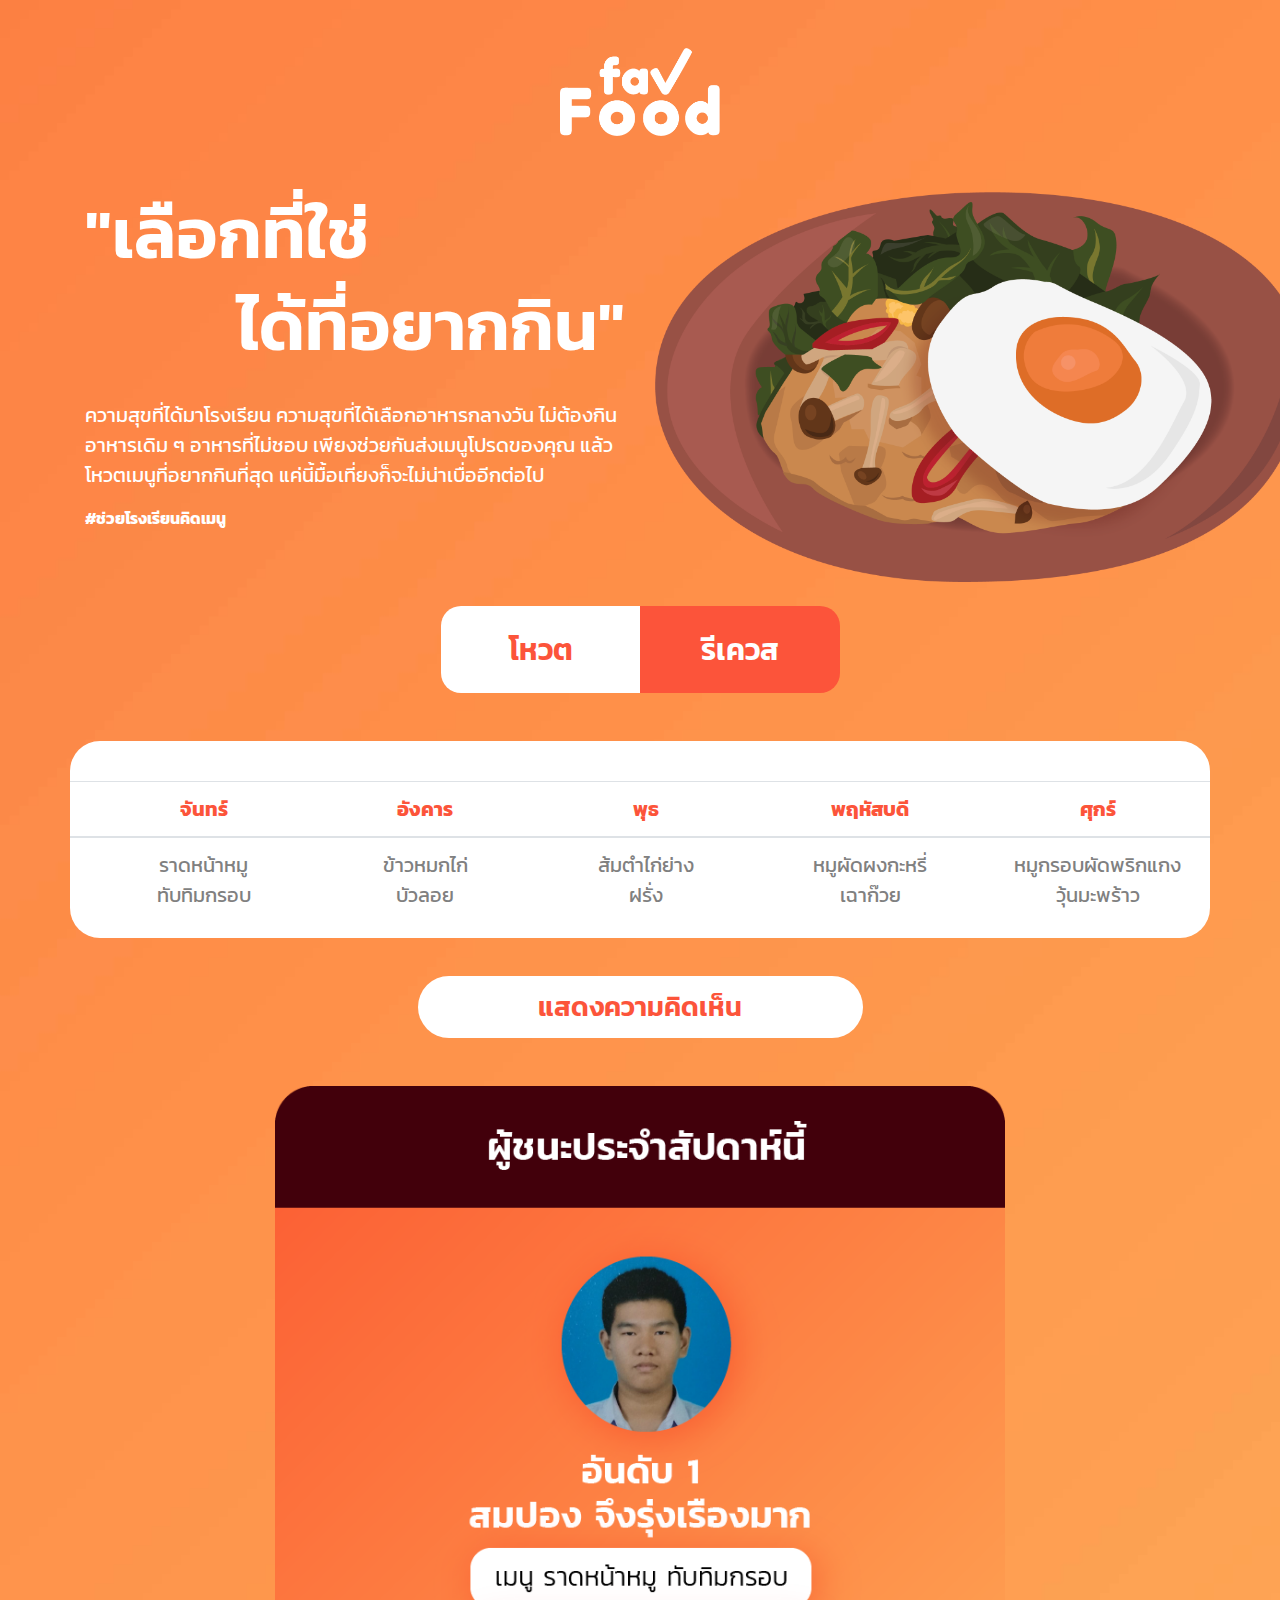
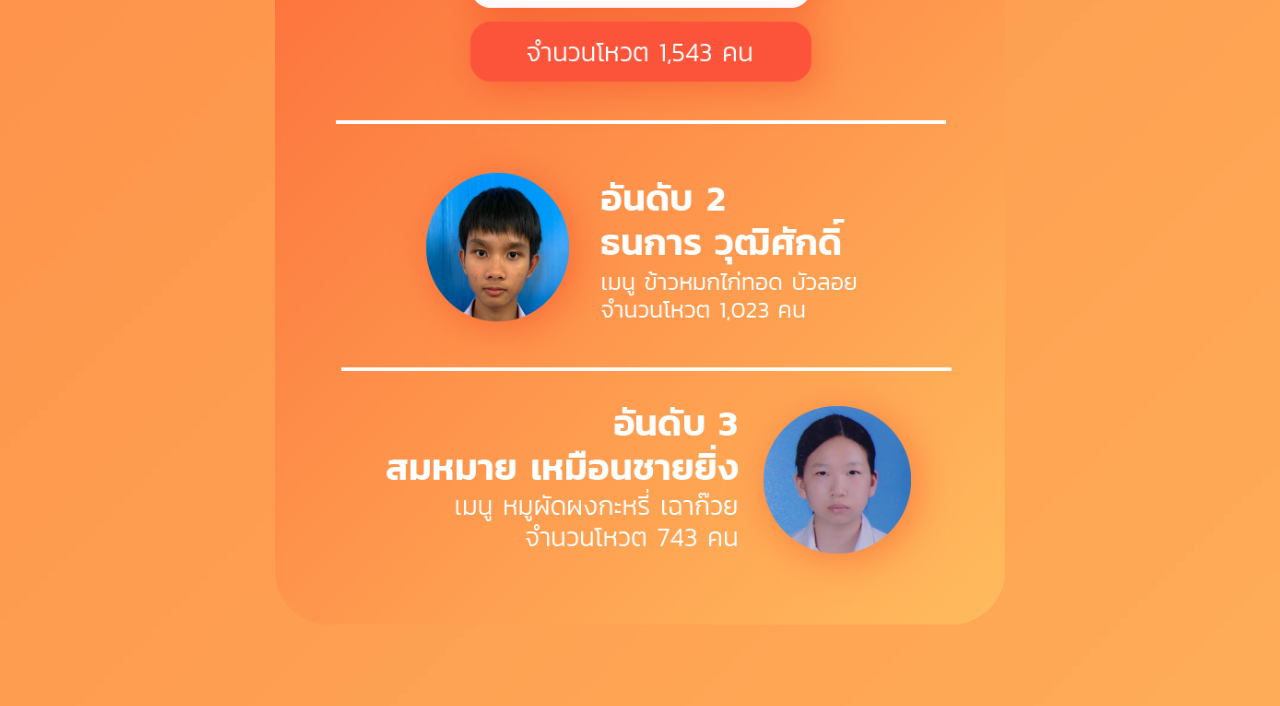
<file: index.html>
<!doctype html>
<html lang="en">

<head>
    <!-- Title -->
    <title>Fav. Food | เลือกที่ใช่ ได้ที่อยากกิน</title>

    <!-- Required meta tags -->
    <meta charset="utf-8">
    <meta name="viewport" content="width=device-width, initial-scale=1, shrink-to-fit=no">
    <link rel="shortcut icon" href="assets/favicon.png" type="image/x-icon">

    <!-- Bootstrap CSS -->
    <link rel="stylesheet" href="https://stackpath.bootstrapcdn.com/bootstrap/4.3.1/css/bootstrap.min.css"
        integrity="sha384-ggOyR0iXCbMQv3Xipma34MD+dH/1fQ784/j6cY/iJTQUOhcWr7x9JvoRxT2MZw1T" crossorigin="anonymous">

    <!-- jQuery first, then Popper.js, then Bootstrap JS -->
    <script src="https://code.jquery.com/jquery-3.3.1.slim.min.js"
        integrity="sha384-q8i/X+965DzO0rT7abK41JStQIAqVgRVzpbzo5smXKp4YfRvH+8abtTE1Pi6jizo"
        crossorigin="anonymous"></script>
    <script src="https://cdnjs.cloudflare.com/ajax/libs/popper.js/1.14.7/umd/popper.min.js"
        integrity="sha384-UO2eT0CpHqdSJQ6hJty5KVphtPhzWj9WO1clHTMGa3JDZwrnQq4sF86dIHNDz0W1"
        crossorigin="anonymous"></script>
    <script src="https://stackpath.bootstrapcdn.com/bootstrap/4.3.1/js/bootstrap.min.js"
        integrity="sha384-JjSmVgyd0p3pXB1rRibZUAYoIIy6OrQ6VrjIEaFf/nJGzIxFDsf4x0xIM+B07jRM"
        crossorigin="anonymous"></script>

    <!-- Optional CSS -->
    <link rel="stylesheet" href="css/style.css">
    <link rel="stylesheet" href="css/home.css">
</head>

<body>

    <!-- Slogan + Food -->
    <div class="container">
        <div class="row">
            <div class="col-2 mx-auto text-center">
                <img id="logo" src="assets/logo.png">
            </div>
        </div>
        <div class="row mt-2">
            <div class="col-6" id="slogan">
                <h1>"เลือกที่ใช่</h1>
                <h1 style="text-align: right">ได้ที่อยากกิน"</h1><br>
                <p>ความสุขที่ได้มาโรงเรียน ความสุขที่ได้เลือกอาหารกลางวัน ไม่ต้องกินอาหารเดิม ๆ
                    อาหารที่ไม่ชอบ เพียงช่วยกันส่งเมนูโปรดของคุณ แล้วโหวตเมนูที่อยากกินที่สุด
                    แค่นี้มื้อเที่ยงก็จะไม่น่าเบื่ออีกต่อไป</p>
                <b>#ช่วยโรงเรียนคิดเมนู</b>
            </div>
            <div class="col-6" id="draftpic">
                <img id="kapao" src="assets/kapao.png">
            </div>
        </div><br>
        <!-- Button -->
        <div class="row justify-content-center">
            <div class="btn-group" role="group">
                <a href="vlogin.html" class="btn lft" role="button">โหวต</a>
                <a href="rlogin.html" class="btn rht" role="button">รีเควส</a>
            </div>
        </div>
    </div>

    <!-- Lunch Table -->
    <div class="container mt-5 mb-2">
        <div class="row ">
            <div class="bg">
                <table class="table">
                    <thead>
                        <tr>
                            <th style="width: 10px; height: 10px"></th>
                            <th scope="col" style="width: 300px">จันทร์</th>
                            <th scope="col" style="width: 300px">อังคาร</th>
                            <th scope="col" style="width: 300px">พุธ</th>
                            <th scope="col" style="width: 300px">พฤหัสบดี</th>
                            <th scope="col" style="width: 300px">ศุกร์</th>
                        </tr>
                    </thead>
                    <tbody>
                        <tr>
                            <th scope="row"></th>
                            <td>ราดหน้าหมู<br>ทับทิมกรอบ</td>
                            <td>ข้าวหมกไก่<br>บัวลอย</td>
                            <td>ส้มตำไก่ย่าง<br>ฝรั่ง</td>
                            <td>หมูผัดผงกะหรี่<br>เฉาก๊วย</td>
                            <td>หมูกรอบผัดพริกแกง<br>วุ้นมะพร้าว</td>
                        </tr>
                    </tbody>
                </table>
            </div>
        </div>
    </div>
    <div class="container">
        <div class="row">
            <div class="col-5 mx-auto">
                <a href="feedback.html"><button type="button" class="btn fblink">แสดงความคิดเห็น</button></a>
            </div>
        </div>
        <div class="row">
            <div class="col-lg-8 col-md-10 mx-auto mt-5 mb-3">
                <img src="assets/leaderboard.png" alt="" style="width:100%">
            </div>
        </div>
    </div>
</body>

</html>
</file>
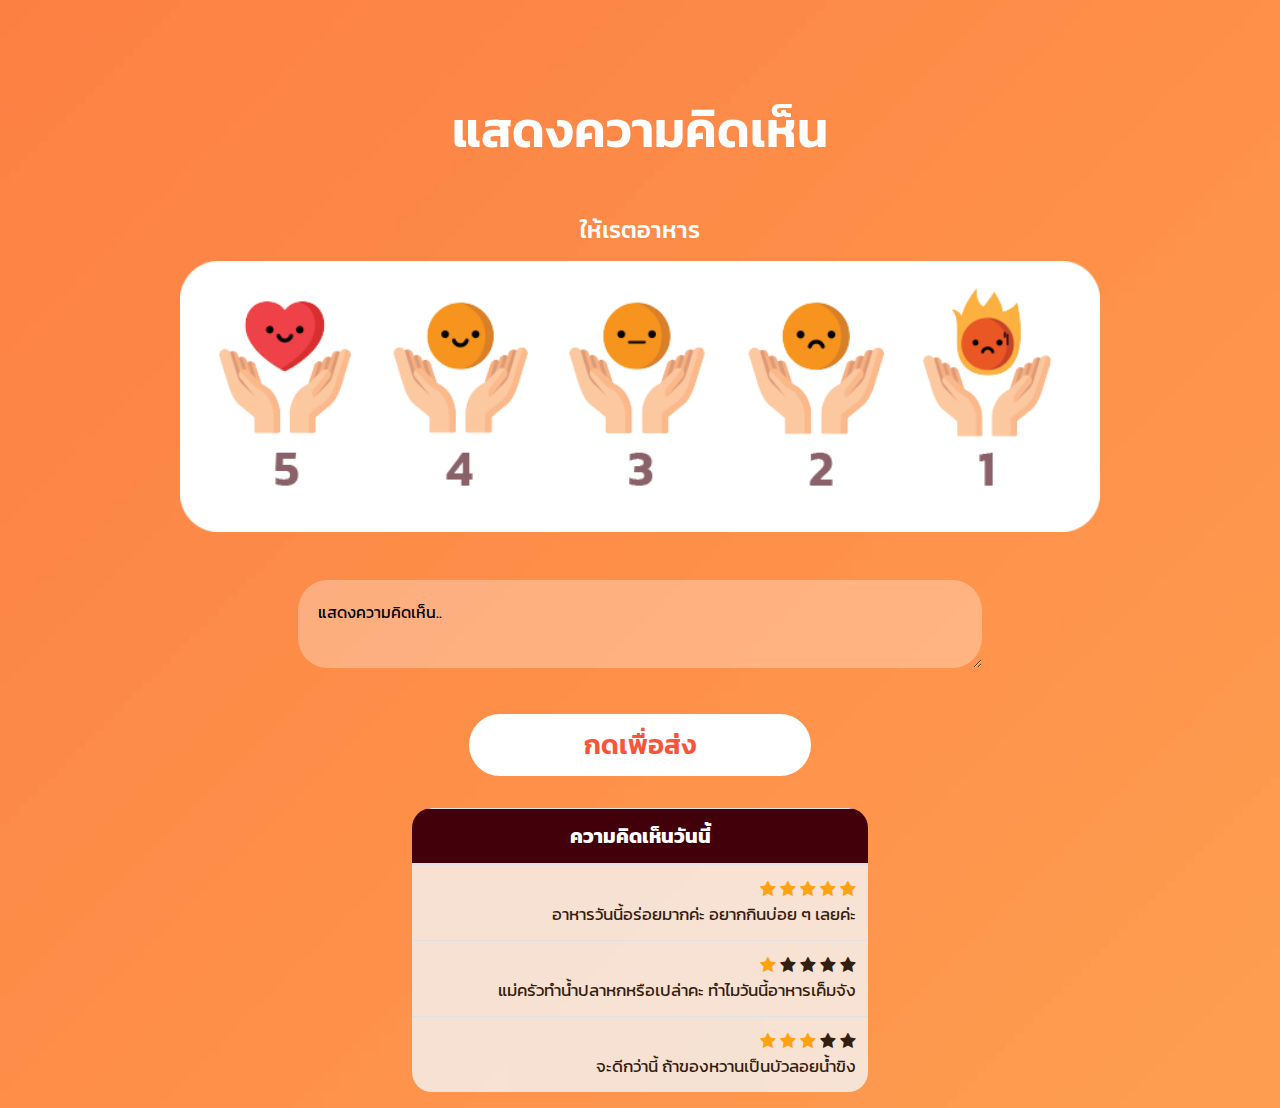
<file: feedback.html>
<!doctype html>
<html lang="en">

<head>
    <!-- Title -->
    <title>แสดงความคิดเห็น | Fav. Food</title>

    <!-- Required meta tags -->
    <meta charset="utf-8">
    <meta name="viewport" content="width=device-width, initial-scale=1, shrink-to-fit=no">
    <link rel="shortcut icon" href="assets/favicon.png" type="image/x-icon">

    <!-- Bootstrap CSS -->
    <link rel="stylesheet" href="https://stackpath.bootstrapcdn.com/bootstrap/4.3.1/css/bootstrap.min.css"
        integrity="sha384-ggOyR0iXCbMQv3Xipma34MD+dH/1fQ784/j6cY/iJTQUOhcWr7x9JvoRxT2MZw1T" crossorigin="anonymous">

    <!-- jQuery first, then Popper.js, then Bootstrap JS -->
    <script src="https://code.jquery.com/jquery-3.3.1.slim.min.js"
        integrity="sha384-q8i/X+965DzO0rT7abK41JStQIAqVgRVzpbzo5smXKp4YfRvH+8abtTE1Pi6jizo"
        crossorigin="anonymous"></script>
    <script src="https://cdnjs.cloudflare.com/ajax/libs/popper.js/1.14.7/umd/popper.min.js"
        integrity="sha384-UO2eT0CpHqdSJQ6hJty5KVphtPhzWj9WO1clHTMGa3JDZwrnQq4sF86dIHNDz0W1"
        crossorigin="anonymous"></script>
    <script src="https://stackpath.bootstrapcdn.com/bootstrap/4.3.1/js/bootstrap.min.js"
        integrity="sha384-JjSmVgyd0p3pXB1rRibZUAYoIIy6OrQ6VrjIEaFf/nJGzIxFDsf4x0xIM+B07jRM"
        crossorigin="anonymous"></script>

    <!-- Optional CSS -->
    <link rel="stylesheet" href="css/style.css">
    <link rel="stylesheet" href="css/feedback.css">
    <link rel="stylesheet" href="https://cdnjs.cloudflare.com/ajax/libs/font-awesome/4.7.0/css/font-awesome.min.css">

</head>

<body>
    <div class="container">
        <div class="row justify-content-center">
            <h1>แสดงความคิดเห็น</h1>
        </div>
        <div class="row justify-content-center">
            <h4>ให้เรตอาหาร</h4>
        </div>
    </div>
    <div class="container">
        <div class="row mt-2 text-center">
            <div class="col-10 mx-auto">
                <img src="assets/react.png" style="width:100%;">
            </div>
        </div>
        <div class="row justify-content-center mt-5">
            <textarea class="form-group textarea" type="text" placeholder="แสดงความคิดเห็น.."></textarea>
        </div>
        <div class="row justify-content-center">
            <a href="index.html" class="btn feedsubmit" role="button" aria-disabled="true">กดเพื่อส่ง</a>
        </div>

    </div>
    <div class="container">
        <div class="row justify-content-center">
            <table class="table">
                <thead>
                    <tr>
                        <th scope="col" style="width: 100px">ความคิดเห็นวันนี้</th>
                    </tr>
                </thead>
                <tbody>
                    <tr>
                        <td><span class="fa fa-star checked"></span>
                            <span class="fa fa-star checked"></span>
                            <span class="fa fa-star checked"></span>
                            <span class="fa fa-star checked"></span>
                            <span class="fa fa-star checked"></span><br>อาหารวันนี้อร่อยมากค่ะ อยากกินบ่อย ๆ เลยค่ะ</td>
                    </tr>
                    <tr>
                        <td><span class="fa fa-star checked"></span>
                            <span class="fa fa-star"></span>
                            <span class="fa fa-star"></span>
                            <span class="fa fa-star"></span>
                            <span class="fa fa-star"></span><br>แม่ครัวทำน้ำปลาหกหรือเปล่าคะ ทำไมวันนี้อาหารเค็มจัง</td>
                    </tr>
                    <tr>
                        <td><span class="fa fa-star checked"></span>
                            <span class="fa fa-star checked"></span>
                            <span class="fa fa-star checked"></span>
                            <span class="fa fa-star"></span>
                            <span class="fa fa-star"></span><br>จะดีกว่านี้ ถ้าของหวานเป็นบัวลอยน้ำขิง</td>
                    </tr>
                </tbody>
            </table>
        </div>

    </div>
    </div>



</body>

</html>
</file>
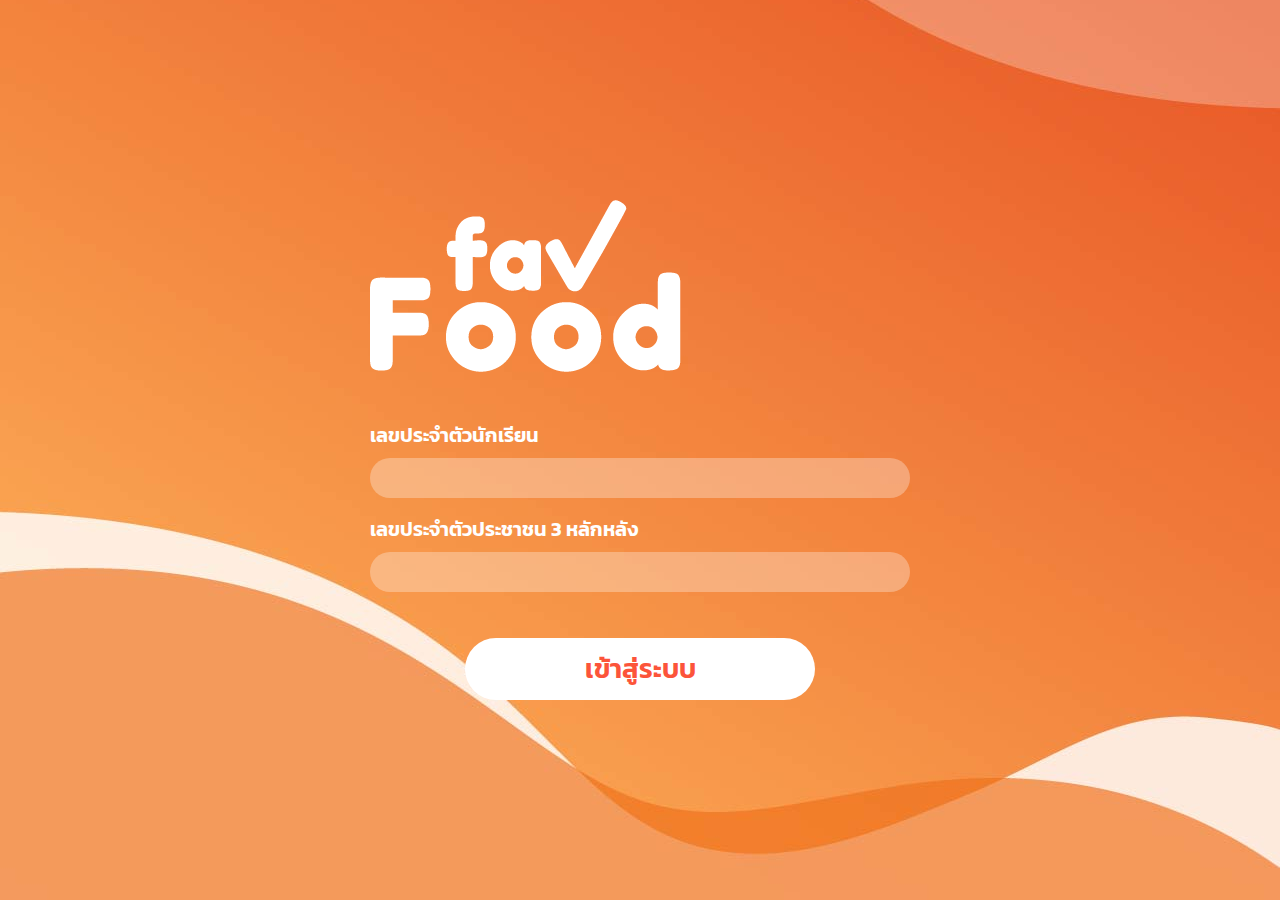
<file: login.html>
<!doctype html>
<html lang="en">

<head>
    <!-- Title -->
    <title>เข้าสู่ระบบ | Fav. Food</title>

    <!-- Required meta tags -->
    <meta charset="utf-8">
    <meta name="viewport" content="width=device-width, initial-scale=1, shrink-to-fit=no">
    <link rel="shortcut icon" href="assets/favicon.png" type="image/x-icon">

    <!-- Bootstrap CSS -->
    <link rel="stylesheet" href="https://stackpath.bootstrapcdn.com/bootstrap/4.3.1/css/bootstrap.min.css"
        integrity="sha384-ggOyR0iXCbMQv3Xipma34MD+dH/1fQ784/j6cY/iJTQUOhcWr7x9JvoRxT2MZw1T" crossorigin="anonymous">

    <!-- jQuery first, then Popper.js, then Bootstrap JS -->
    <script src="https://code.jquery.com/jquery-3.3.1.slim.min.js"
        integrity="sha384-q8i/X+965DzO0rT7abK41JStQIAqVgRVzpbzo5smXKp4YfRvH+8abtTE1Pi6jizo"
        crossorigin="anonymous"></script>
    <script src="https://cdnjs.cloudflare.com/ajax/libs/popper.js/1.14.7/umd/popper.min.js"
        integrity="sha384-UO2eT0CpHqdSJQ6hJty5KVphtPhzWj9WO1clHTMGa3JDZwrnQq4sF86dIHNDz0W1"
        crossorigin="anonymous"></script>
    <script src="https://stackpath.bootstrapcdn.com/bootstrap/4.3.1/js/bootstrap.min.js"
        integrity="sha384-JjSmVgyd0p3pXB1rRibZUAYoIIy6OrQ6VrjIEaFf/nJGzIxFDsf4x0xIM+B07jRM"
        crossorigin="anonymous"></script>

    <!-- Optional CSS -->
    <link rel="stylesheet" href="css/style.css">
    <link rel="stylesheet" href="css/login.css">
</head>

<body>
    <div class="container">
        <div class="row">
            <div class="col-6 mx-auto">
                <img src="assets/logo.png" alt="" class="mb-5">
                <div class="form-group">
                    <label for="stuid">เลขประจำตัวนักเรียน</label>
                    <input type="text" class="form-control loginfield" id="stuid">
                </div>
                <div class="form-group">
                    <label for="3did">เลขประจำตัวประชาชน 3 หลักหลัง</label>
                    <input type="text" class="form-control loginfield" id="3did">
                </div>
            </div>
        </div>
        <div class="row">
            <div class="col-4 mx-auto text-center">
                <button type="button" class="btn loginsubmit">เข้าสู่ระบบ</button>
            </div>
        </div>
    </div>
</body>

</html>
</file>
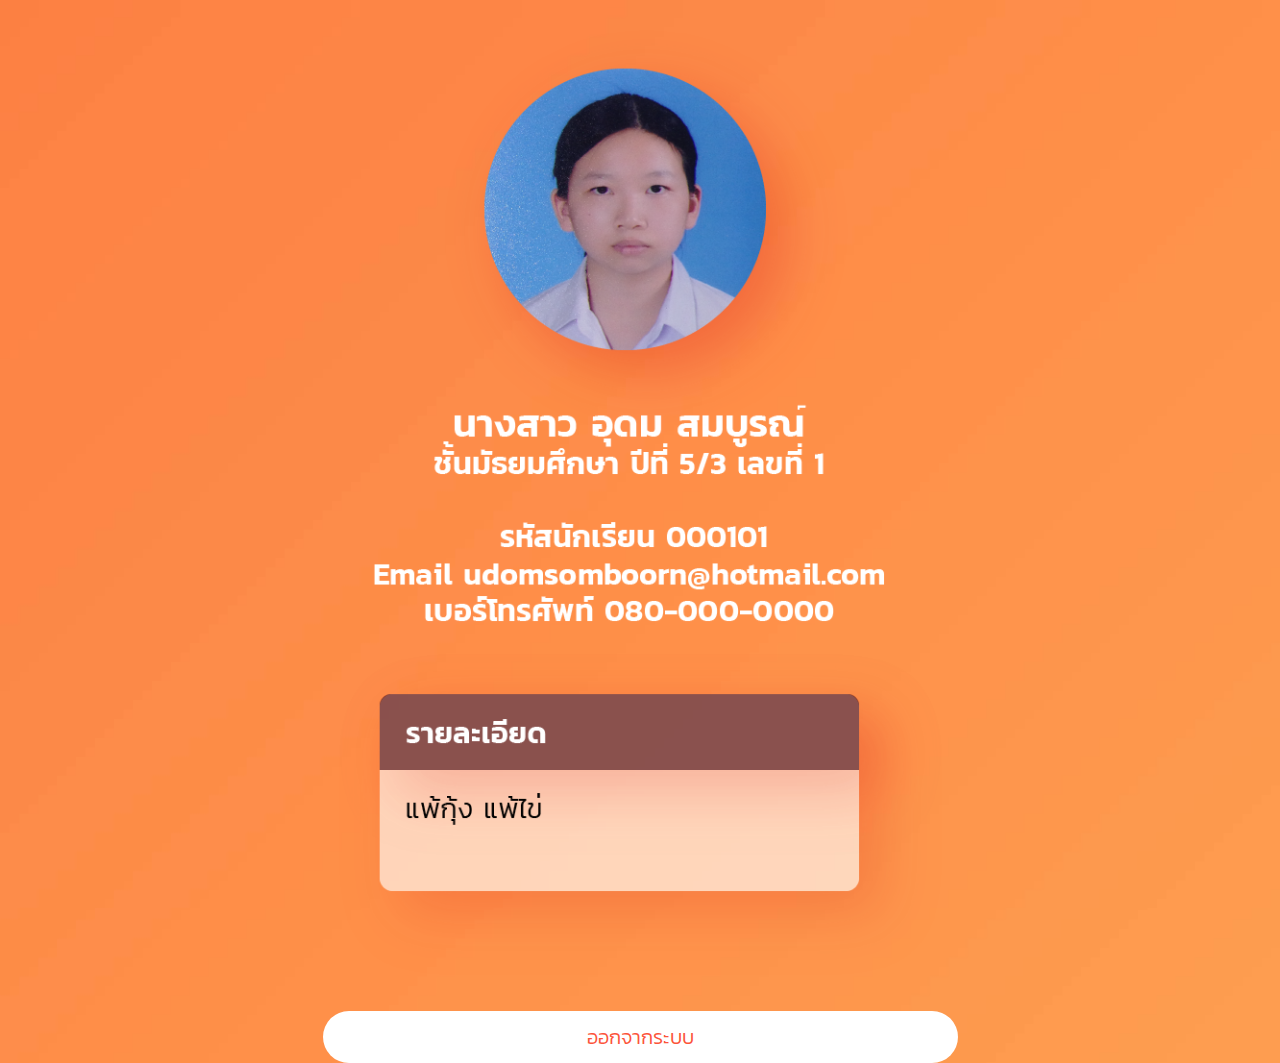
<file: profile.html>
<!doctype html>
<html lang="en">

<head>
    <!-- Title -->
    <title>ข้อมูลนักเรียน | Fav. Food</title>

    <!-- Required meta tags -->
    <meta charset="utf-8">
    <meta name="viewport" content="width=device-width, initial-scale=1, shrink-to-fit=no">
    <link rel="shortcut icon" href="assets/favicon.png" type="image/x-icon">

    <!-- Bootstrap CSS -->
    <link rel="stylesheet" href="https://stackpath.bootstrapcdn.com/bootstrap/4.3.1/css/bootstrap.min.css"
        integrity="sha384-ggOyR0iXCbMQv3Xipma34MD+dH/1fQ784/j6cY/iJTQUOhcWr7x9JvoRxT2MZw1T" crossorigin="anonymous">

    <!-- jQuery first, then Popper.js, then Bootstrap JS -->
    <script src="https://code.jquery.com/jquery-3.3.1.slim.min.js"
        integrity="sha384-q8i/X+965DzO0rT7abK41JStQIAqVgRVzpbzo5smXKp4YfRvH+8abtTE1Pi6jizo"
        crossorigin="anonymous"></script>
    <script src="https://cdnjs.cloudflare.com/ajax/libs/popper.js/1.14.7/umd/popper.min.js"
        integrity="sha384-UO2eT0CpHqdSJQ6hJty5KVphtPhzWj9WO1clHTMGa3JDZwrnQq4sF86dIHNDz0W1"
        crossorigin="anonymous"></script>
    <script src="https://stackpath.bootstrapcdn.com/bootstrap/4.3.1/js/bootstrap.min.js"
        integrity="sha384-JjSmVgyd0p3pXB1rRibZUAYoIIy6OrQ6VrjIEaFf/nJGzIxFDsf4x0xIM+B07jRM"
        crossorigin="anonymous"></script>

    <!-- Optional CSS -->
    <link rel="stylesheet" href="css/style.css">
    <link rel="stylesheet" href="css/profile.css">
</head>

<body>
    <div class="container">
        <div class="row mt-2">
            <div class="col-lg-7 col-md-10 mx-auto">
                <img src="assets/profiled.png" class="profilepic">
            </div>
        </div>
        <div class="row mb-5">
            <div class="col-lg-7 col-md-10 mx-auto">
                <a href="index.html"><button type="button" class="btn logout">ออกจากระบบ</button></a>
            </div>
        </div>
    </div>
</body>

</html>
</file>
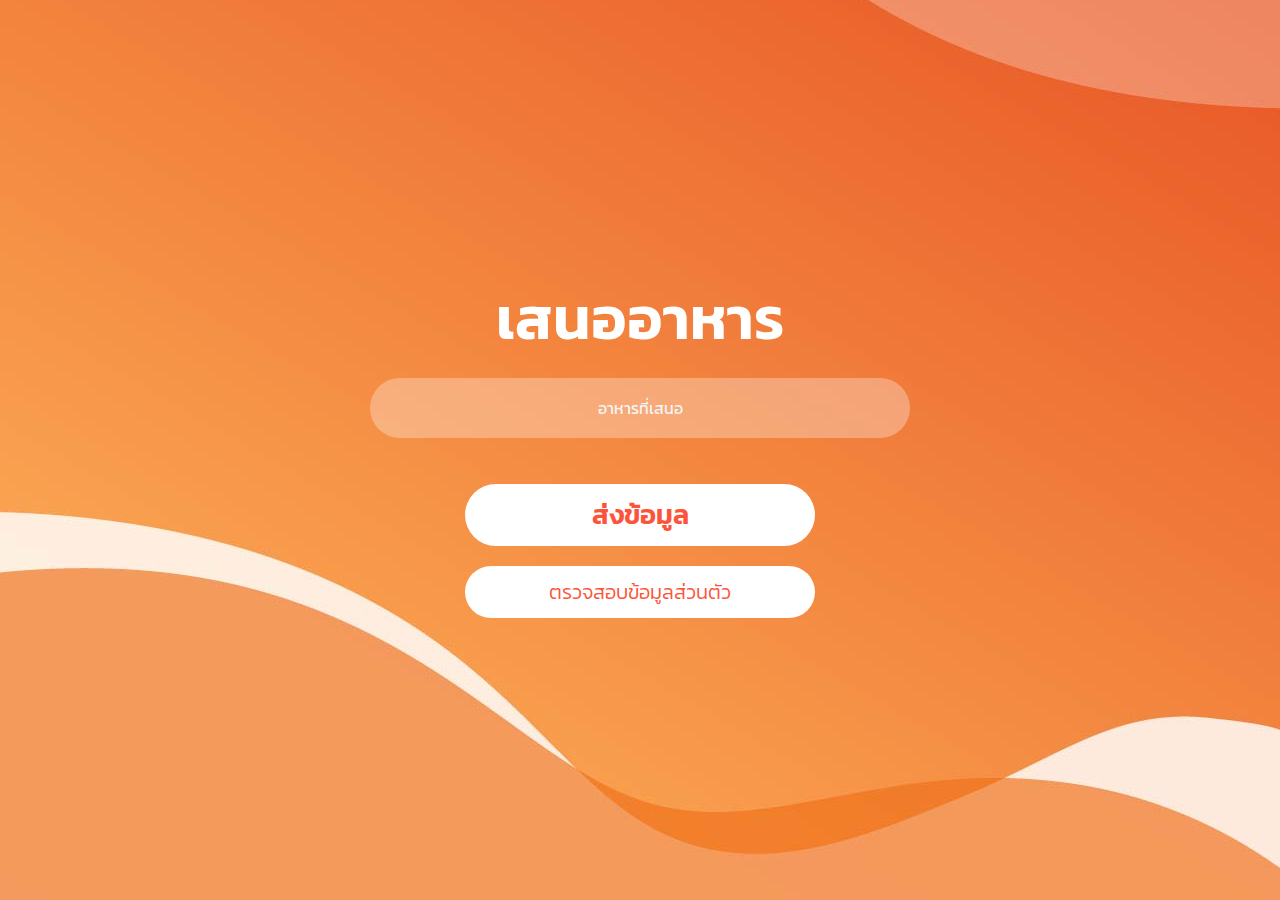
<file: request.html>
<!doctype html>
<html lang="en">

<head>
    <!-- Title -->
    <title>แนะนำรายการอาหาร | Fav. Food</title>

    <!-- Required meta tags -->
    <meta charset="utf-8">
    <meta name="viewport" content="width=device-width, initial-scale=1, shrink-to-fit=no">
    <link rel="shortcut icon" href="assets/favicon.png" type="image/x-icon">

    <!-- Bootstrap CSS -->
    <link rel="stylesheet" href="https://stackpath.bootstrapcdn.com/bootstrap/4.3.1/css/bootstrap.min.css"
        integrity="sha384-ggOyR0iXCbMQv3Xipma34MD+dH/1fQ784/j6cY/iJTQUOhcWr7x9JvoRxT2MZw1T" crossorigin="anonymous">

    <!-- jQuery first, then Popper.js, then Bootstrap JS -->
    <script src="https://code.jquery.com/jquery-3.3.1.slim.min.js"
        integrity="sha384-q8i/X+965DzO0rT7abK41JStQIAqVgRVzpbzo5smXKp4YfRvH+8abtTE1Pi6jizo"
        crossorigin="anonymous"></script>
    <script src="https://cdnjs.cloudflare.com/ajax/libs/popper.js/1.14.7/umd/popper.min.js"
        integrity="sha384-UO2eT0CpHqdSJQ6hJty5KVphtPhzWj9WO1clHTMGa3JDZwrnQq4sF86dIHNDz0W1"
        crossorigin="anonymous"></script>
    <script src="https://stackpath.bootstrapcdn.com/bootstrap/4.3.1/js/bootstrap.min.js"
        integrity="sha384-JjSmVgyd0p3pXB1rRibZUAYoIIy6OrQ6VrjIEaFf/nJGzIxFDsf4x0xIM+B07jRM"
        crossorigin="anonymous"></script>

    <!-- Optional CSS -->
    <link rel="stylesheet" href="css/style.css">
    <link rel="stylesheet" href="css/request.css">

</head>

<body>
    <div class="container">
        <div class="row">
            <div class="col-7 mx-auto text-center">
                <h1 style="font-size: 60px; font-weight: 600;">เสนออาหาร</h1>
            </div>
        </div>
        <form>
            <div class="row mt-3">
                <div class="col-6 mx-auto text-center">
                    <div class="form-group">
                        <input style="text-align:center;" type="text" class="form-control field" id="rqfood"
                            placeholder="อาหารที่เสนอ">
                    </div>
                </div>
            </div>
            <div class="row">
                <div class="col-4 mx-auto">
                    <a href="index.html"><button type="button" class="btn submit">ส่งข้อมูล</button></a>
                    <a href="profile.html"><button type="button" class="btn cpf">ตรวจสอบข้อมูลส่วนตัว</button></a>
                </div>
            </div>
        </form>
    </div>

</body>

</html>
</file>
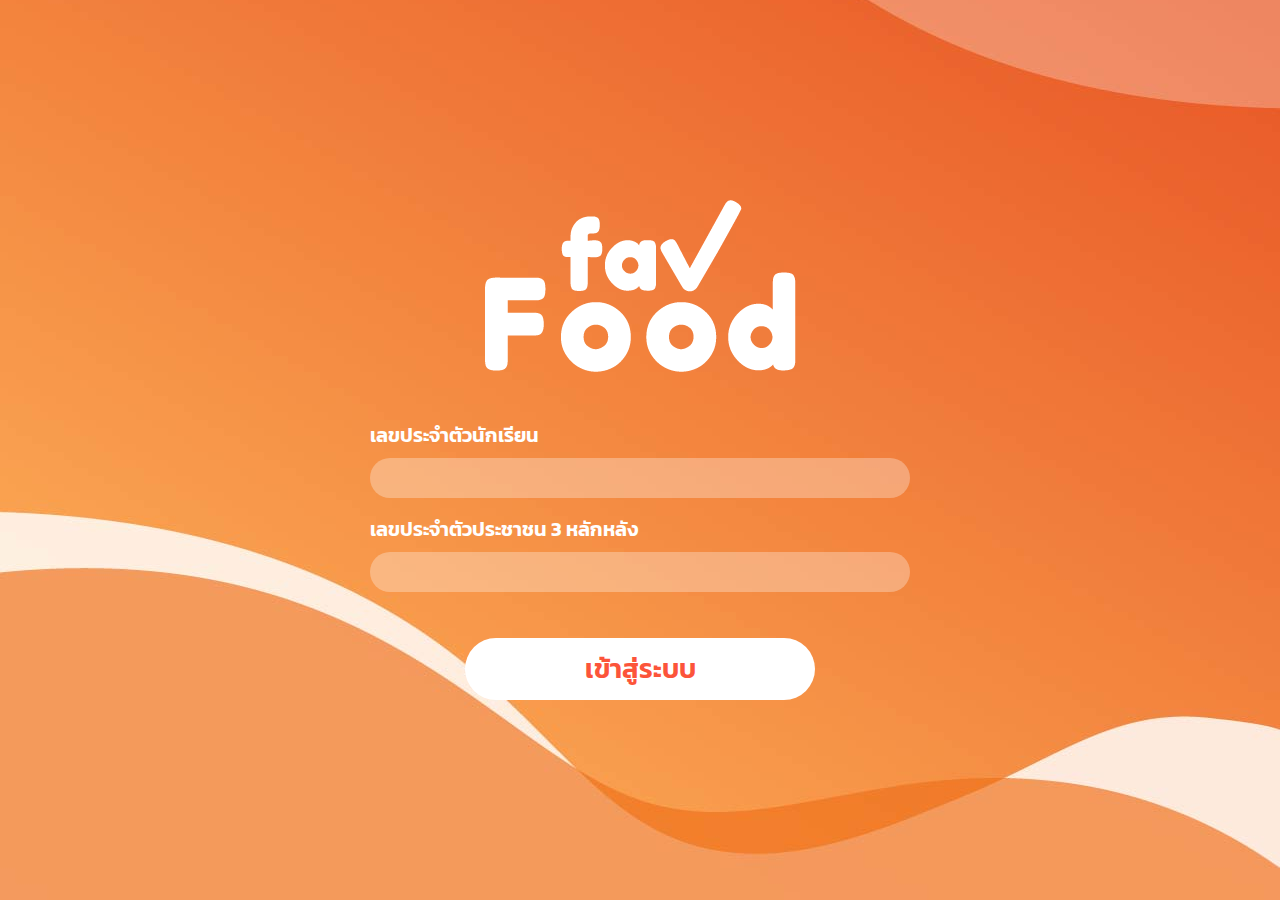
<file: rlogin.html>
<!doctype html>
<html lang="en">

<head>
    <!-- Title -->
    <title>เข้าสู่ระบบ | Fav. Food</title>

    <!-- Required meta tags -->
    <meta charset="utf-8">
    <meta name="viewport" content="width=device-width, initial-scale=1, shrink-to-fit=no">
    <link rel="shortcut icon" href="assets/favicon.png" type="image/x-icon">

    <!-- Bootstrap CSS -->
    <link rel="stylesheet" href="https://stackpath.bootstrapcdn.com/bootstrap/4.3.1/css/bootstrap.min.css"
        integrity="sha384-ggOyR0iXCbMQv3Xipma34MD+dH/1fQ784/j6cY/iJTQUOhcWr7x9JvoRxT2MZw1T" crossorigin="anonymous">

    <!-- jQuery first, then Popper.js, then Bootstrap JS -->
    <script src="https://code.jquery.com/jquery-3.3.1.slim.min.js"
        integrity="sha384-q8i/X+965DzO0rT7abK41JStQIAqVgRVzpbzo5smXKp4YfRvH+8abtTE1Pi6jizo"
        crossorigin="anonymous"></script>
    <script src="https://cdnjs.cloudflare.com/ajax/libs/popper.js/1.14.7/umd/popper.min.js"
        integrity="sha384-UO2eT0CpHqdSJQ6hJty5KVphtPhzWj9WO1clHTMGa3JDZwrnQq4sF86dIHNDz0W1"
        crossorigin="anonymous"></script>
    <script src="https://stackpath.bootstrapcdn.com/bootstrap/4.3.1/js/bootstrap.min.js"
        integrity="sha384-JjSmVgyd0p3pXB1rRibZUAYoIIy6OrQ6VrjIEaFf/nJGzIxFDsf4x0xIM+B07jRM"
        crossorigin="anonymous"></script>

    <!-- Optional CSS -->
    <link rel="stylesheet" href="css/style.css">
    <link rel="stylesheet" href="css/login.css">
</head>

<body>
    <div class="container">
        <div class="row">
            <div class="col-6 mx-auto text-center">
                <img src="assets/logo.png" alt="" class="mb-5">
            </div>
        </div>
        <div class="row">
            <div class="col-6 mx-auto">
                <div class="form-group">
                    <label for="stuid">เลขประจำตัวนักเรียน</label>
                    <input type="text" class="form-control loginfield" id="stuid">
                </div>
                <div class="form-group">
                    <label for="3did">เลขประจำตัวประชาชน 3 หลักหลัง</label>
                    <input type="password" class="form-control loginfield" id="3did">
                </div>
            </div>
        </div>
        <div class="row">
            <div class="col-4 mx-auto text-center">
                <a href="request.html"><button type="submit" class="btn loginsubmit">เข้าสู่ระบบ</button></a>
            </div>
        </div>
    </div>
</body>

</html>
</file>
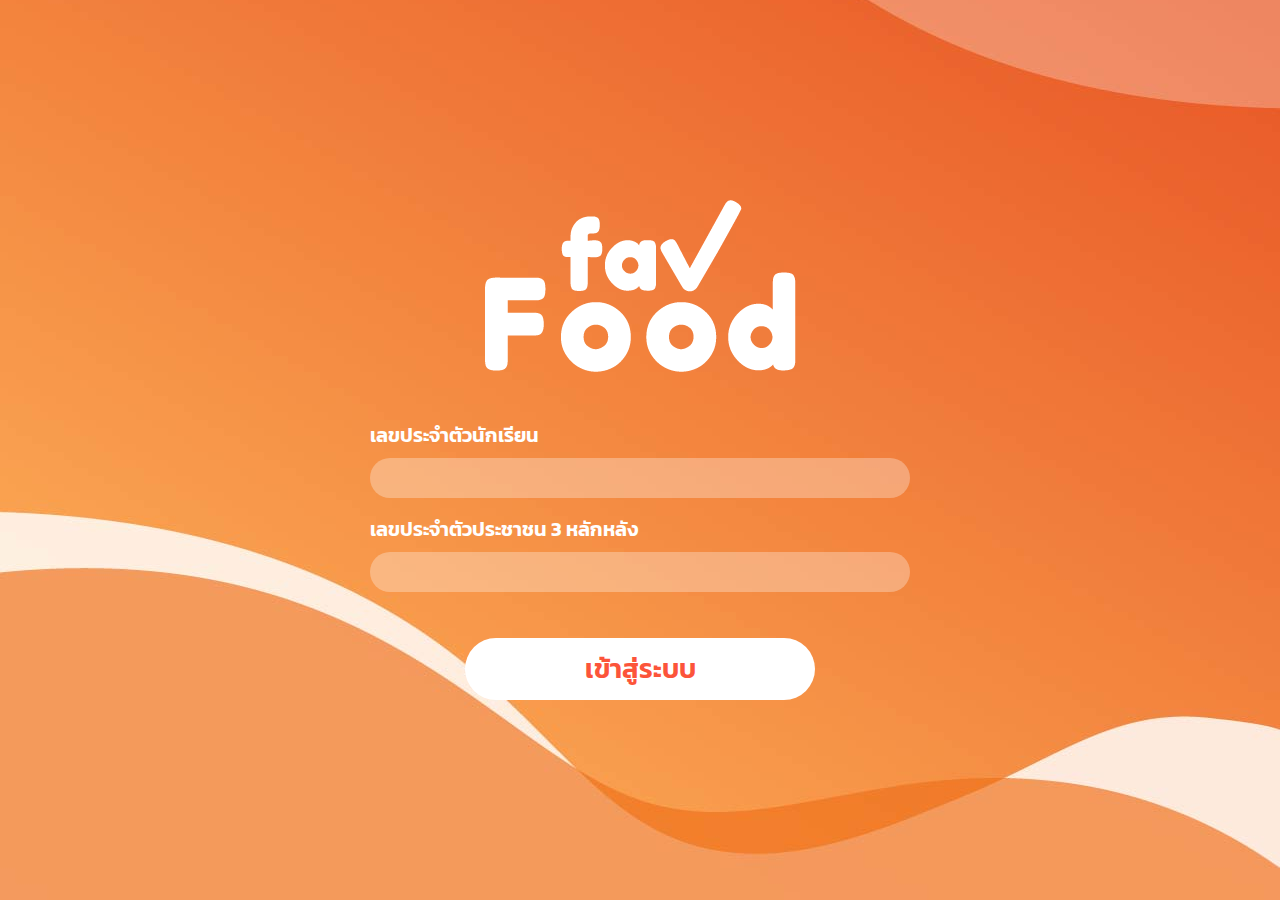
<file: vlogin.html>
<!doctype html>
<html lang="en">

<head>
    <!-- Title -->
    <title>เข้าสู่ระบบ | Fav. Food</title>

    <!-- Required meta tags -->
    <meta charset="utf-8">
    <meta name="viewport" content="width=device-width, initial-scale=1, shrink-to-fit=no">
    <link rel="shortcut icon" href="assets/favicon.png" type="image/x-icon">

    <!-- Bootstrap CSS -->
    <link rel="stylesheet" href="https://stackpath.bootstrapcdn.com/bootstrap/4.3.1/css/bootstrap.min.css"
        integrity="sha384-ggOyR0iXCbMQv3Xipma34MD+dH/1fQ784/j6cY/iJTQUOhcWr7x9JvoRxT2MZw1T" crossorigin="anonymous">

    <!-- jQuery first, then Popper.js, then Bootstrap JS -->
    <script src="https://code.jquery.com/jquery-3.3.1.slim.min.js"
        integrity="sha384-q8i/X+965DzO0rT7abK41JStQIAqVgRVzpbzo5smXKp4YfRvH+8abtTE1Pi6jizo"
        crossorigin="anonymous"></script>
    <script src="https://cdnjs.cloudflare.com/ajax/libs/popper.js/1.14.7/umd/popper.min.js"
        integrity="sha384-UO2eT0CpHqdSJQ6hJty5KVphtPhzWj9WO1clHTMGa3JDZwrnQq4sF86dIHNDz0W1"
        crossorigin="anonymous"></script>
    <script src="https://stackpath.bootstrapcdn.com/bootstrap/4.3.1/js/bootstrap.min.js"
        integrity="sha384-JjSmVgyd0p3pXB1rRibZUAYoIIy6OrQ6VrjIEaFf/nJGzIxFDsf4x0xIM+B07jRM"
        crossorigin="anonymous"></script>

    <!-- Optional CSS -->
    <link rel="stylesheet" href="css/style.css">
    <link rel="stylesheet" href="css/login.css">
</head>

<body>
    <div class="container">
        <div class="row">
            <div class="col-6 mx-auto text-center">
                <img src="assets/logo.png" alt="" class="mb-5">
            </div>
        </div>
        <div class="row">
            <div class="col-6 mx-auto">
                <div class="form-group">
                    <label for="stuid">เลขประจำตัวนักเรียน</label>
                    <input type="text" class="form-control loginfield" id="stuid">
                </div>
                <div class="form-group">
                    <label for="3did">เลขประจำตัวประชาชน 3 หลักหลัง</label>
                    <input type="password" class="form-control loginfield" id="3did">
                </div>
            </div>
        </div>
        <div class="row">
            <div class="col-4 mx-auto text-center">
                <a href="vote.html"><button type="submit" class="btn loginsubmit">เข้าสู่ระบบ</button></a>
            </div>
        </div>
    </div>
</body>

</html>
</file>
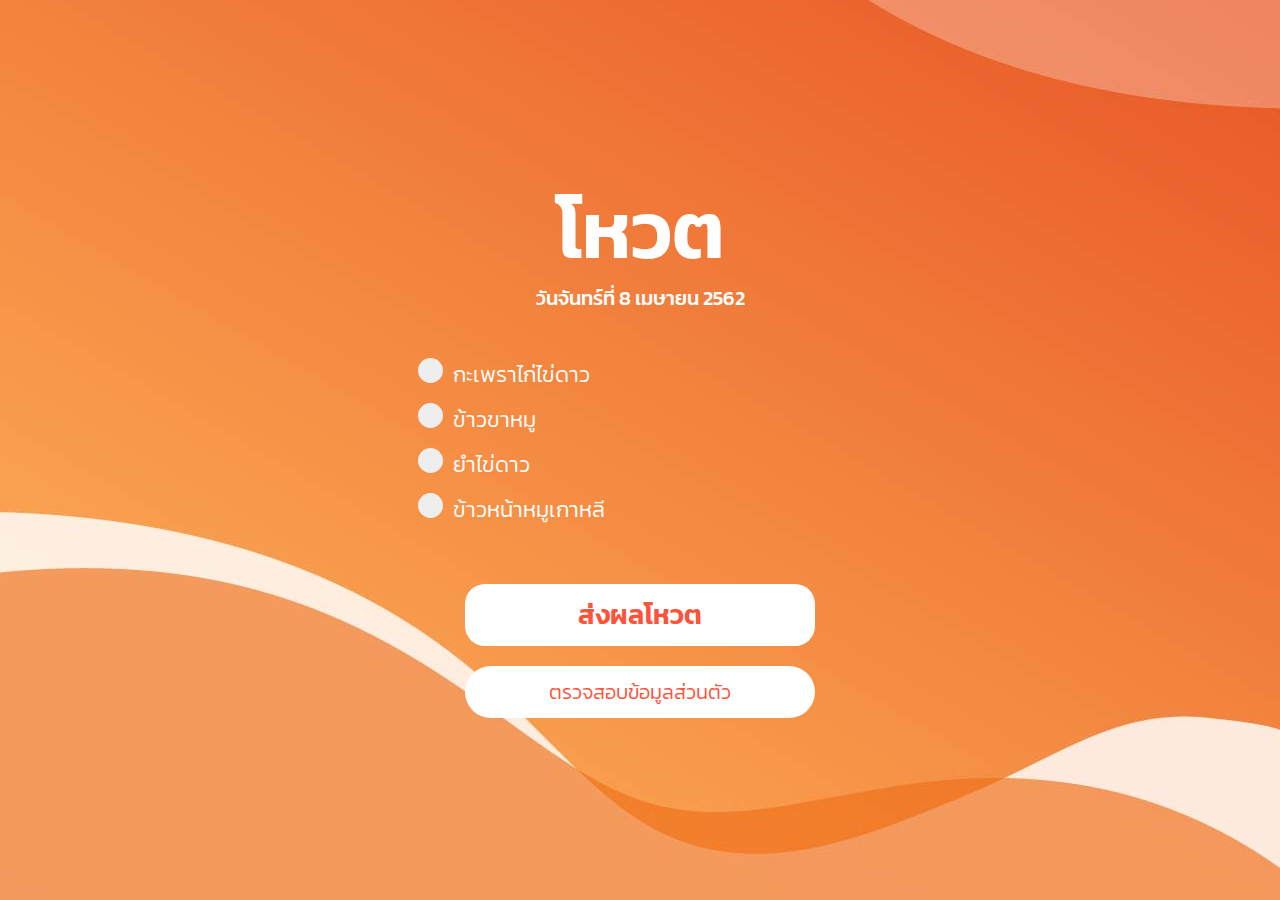
<file: vote.html>
<!doctype html>
<html lang="en">

<head>
    <!-- Title -->
    <title>โหวตรายการอาหาร | Fav. Food</title>

    <!-- Required meta tags -->
    <meta charset="utf-8">
    <meta name="viewport" content="width=device-width, initial-scale=1, shrink-to-fit=no">
    <link rel="shortcut icon" href="assets/favicon.png" type="image/x-icon">

    <!-- Bootstrap CSS -->
    <link rel="stylesheet" href="https://stackpath.bootstrapcdn.com/bootstrap/4.3.1/css/bootstrap.min.css"
        integrity="sha384-ggOyR0iXCbMQv3Xipma34MD+dH/1fQ784/j6cY/iJTQUOhcWr7x9JvoRxT2MZw1T" crossorigin="anonymous">

    <!-- jQuery first, then Popper.js, then Bootstrap JS -->
    <script src="https://code.jquery.com/jquery-3.3.1.slim.min.js"
        integrity="sha384-q8i/X+965DzO0rT7abK41JStQIAqVgRVzpbzo5smXKp4YfRvH+8abtTE1Pi6jizo"
        crossorigin="anonymous"></script>
    <script src="https://cdnjs.cloudflare.com/ajax/libs/popper.js/1.14.7/umd/popper.min.js"
        integrity="sha384-UO2eT0CpHqdSJQ6hJty5KVphtPhzWj9WO1clHTMGa3JDZwrnQq4sF86dIHNDz0W1"
        crossorigin="anonymous"></script>
    <script src="https://stackpath.bootstrapcdn.com/bootstrap/4.3.1/js/bootstrap.min.js"
        integrity="sha384-JjSmVgyd0p3pXB1rRibZUAYoIIy6OrQ6VrjIEaFf/nJGzIxFDsf4x0xIM+B07jRM"
        crossorigin="anonymous"></script>

    <!-- Optional CSS -->
    <link rel="stylesheet" href="css/style.css">
    <link rel="stylesheet" href="css/vote.css">
</head>

<body>
    <div class="container">
        <div class="row">
            <div class="col-5 mx-auto">
                <div>
                    <h1 class="ffvtitle" style="text-align:center;">โหวต</h1>
                    <h5 class="mb-5" style="text-align:center;">วันจันทร์ที่ 8 เมษายน 2562</h3>
                        <label class="foodforvote">กะเพราไก่ไข่ดาว
                            <input type="radio" name="foodforvote">
                            <span class="checkmark"></span>
                        </label>

                        <label class="foodforvote">ข้าวขาหมู
                            <input type="radio" name="foodforvote">
                            <span class="checkmark"></span>
                        </label>

                        <label class="foodforvote">ยำไข่ดาว
                            <input type="radio" name="foodforvote">
                            <span class="checkmark"></span>
                        </label>

                        <label class="foodforvote">ข้าวหน้าหมูเกาหลี
                            <input type="radio" name="foodforvote">
                            <span class="checkmark"></span>
                        </label>
                </div>
            </div>
        </div>
        <div class="row mt-3">
            <div class="col-4 mx-auto text-center">
                <a href="index.html"><button type="button" class="btn submit"
                        style="width:100%; border-radius: 20px;">ส่งผลโหวต</button></a>
                <a href="profile.html"><button type="button" class="btn cpf">ตรวจสอบข้อมูลส่วนตัว</button></a>
            </div>
        </div>

    </div>
</body>

</html>
</file>
<file: css/style.css>
@import url('https://fonts.googleapis.com/css?family=Kanit:300,400,600');

body, html {
    scroll-behavior: smooth;
    font-family: 'Kanit', sans-serif;
    background: url("../assets/bgh.jpg");
    background-repeat: no-repeat;
    background-position: center center;
    color: #ffffff;
    -webkit-background-size: cover;
    -moz-background-size: cover;
    -o-background-size: cover;
    background-size: cover;
    height: 100%;
}

/*--- Customized Scrollbar ---*/

::-webkit-scrollbar {
    background-color: transparent;
    width: 8px;
    height: 8px;
}

::-webkit-scrollbar-track {
    background-color: transparent;
}

::-webkit-scrollbar-thumb {
    background-color: #babac0;
    border-radius: 16px;
    width: 10px;
}

::-webkit-scrollbar-button {
    display: none
}

@media only screen and (min-width: 768px) {
    .table-responsive::-webkit-scrollbar {
        display: none
    }
}

h1 {
    font-weight: 600;
}

.cpf {
    width: 100%;
    background-color: #ffffff;
    border-radius: 50px;
    color: #FC543A;
    font-weight: 300;
    padding: 10px;
    margin-top: 20px;
    font-size: 15pt;
}

.cpf:hover {
    box-shadow: 0px 15px 20px rgba(252, 84, 58, 0.4);
}

label {
    font-size: 15pt;
    font-weight: 300;
}
</file>
<file: css/home.css>
#slogan {
    margin-top: 3em;
}

h1 {
    font-size: 70px;
    font-weight: 600;
}

p {
    font-size: 20px;
}

#kapao {
    width: 120%;
    margin-top: 3em;
}

#logo {
    margin-top: 3em;
    width: 100%;
}

.table {
    margin-top: 2em;
    font-size: 20px;
    text-align: center;
}

th {
    color: #fc543a;
}

tr {
    color: gray;
}

.bg {
    background-color: white;
    border-radius: 30px;
}

.lft {
    background-color: white;
    color: #fc543a;
    padding: 20px;
    border-radius: 20px;
    font-size: 30px;
    width: 200px;
    font-weight: 600;
}

.lft:hover {
    color: black;
}

.rht {
    background-color: #fc543a;
    color: white;
    padding: 20px;
    border-radius: 20px;
    font-size: 30px;
    width: 200px;
    font-weight: 600;
}

.rht:hover {
    color: black;
}

.fblink {
    width: 100%;
    background-color: #ffffff;
    border-radius: 50px;
    color: #FC543A;
    font-weight: 600;
    padding: 10px;
    margin-top: 30px;
    font-size: 20pt;
}

.fblink:hover {
    box-shadow: 0px 15px 20px rgba(252, 84, 58, 0.4);
}
</file>
<file: css/feedback.css>
h1 {
    font-size: 50px;
    margin-top: 2em;
}

h4 {
    margin-top: 2em;
}

.bg {
    background-color: white;
    border-radius: 30px;
}

.textarea {
    padding: 20px;
    border-radius: 30px;
    background-color: rgba(255, 255, 255, 0.3);
    border: none;
    color: whitesmoke;
    width: 60%;
}

.textarea:focus {
    background-color: rgba(255, 255, 255, 0.3);
    color: whitesmoke;
}

.textarea::placeholder {
    color: black;
}

.feedsubmit {
    width: 30%;
    background-color: #ffffff;
    border-radius: 50px;
    color: #FC543A;
    font-weight: 600;
    padding: 10px;
    margin-top: 30px;
    font-size: 20pt;
}

.feedsubmit:hover {
    box-shadow: 0px 15px 20px rgba(252, 84, 58, 0.4);
}

.table {
    margin-top: 2em;
    width: 40%;
    color: black;
    border-radius: 20px;
    overflow: hidden;
}

th {
    color: white;
}

tr {
    color: black;
}

thead {
    background-color: #42000b;

    border-top-left-radius: 100px;
    font-size: 20px;
    text-align: center;
}

tbody {
    background-color: whitesmoke;
    opacity: 0.8;
    font-size: 17px;
    text-align: right;
}

.checked {
    color: orange;
}
</file>
<file: css/login.css>
html,
body {
    height: 100%;
    background: url("../assets/bg1.jpg");
    background-repeat: no-repeat;
    background-position: bottom center;
    background-size: cover;
}

body {
    display: flex;
    align-items: center;
    padding-top: 40px;
    padding-bottom: 40px;
    background-color: #f5f5f5;
}

.form-group label {
    font-weight: 600;
}

.loginfield {
    padding: 20px;
    border-radius: 30px;
    background-color: rgba(255, 255, 255, 0.3);
    border: none;
    color: whitesmoke;
}

.loginfield:focus{
    background-color: rgba(255, 255, 255, 0.3);
    color: whitesmoke;
}

.loginsubmit {
    width: 100%;
    background-color: #ffffff;
    border-radius: 50px;
    color: #FC543A;
    font-weight: 600;
    padding: 10px;
    margin-top: 30px;
    font-size: 20pt;
}

.loginsubmit:hover {
    box-shadow: 0px 15px 20px rgba(252, 84, 58, 0.4);
}
</file>
<file: css/profile.css>
.profilepic {
    width: 100%;
}

.logout {
    width: 100%;
    background-color: #ffffff;
    border-radius: 50px;
    color: #FC543A;
    font-weight: 300;
    padding: 10px;
    margin-top: 20px;
    font-size: 15pt;
}

.logout:hover {
    box-shadow: 0px 15px 20px rgba(252, 84, 58, 0.4);
}
</file>
<file: css/request.css>
html,
body {
    height: 100%;
    background: url("../assets/bg1.jpg");
    background-repeat: no-repeat;
    background-position: bottom center;
    background-size: cover;
}

body {
    display: flex;
    align-items: center;
    padding-top: 40px;
    padding-bottom: 40px;
    background-color: #f5f5f5;
}

.field {
    padding: 30px;
    border-radius: 30px;
    background-color: rgba(255, 255, 255, 0.3);
    border: none;
    color: whitesmoke;
}

.field:focus{
    background-color: rgba(255, 255, 255, 0.3);
    color: whitesmoke;
}

.field::placeholder{
    color: whitesmoke;
}

.submit {
    width: 100%;
    background-color: #ffffff;
    border-radius: 50px;
    color: #FC543A;
    font-weight: 600;
    padding: 10px;
    margin-top: 30px;
    font-size: 20pt;
}

.submit:hover {
    box-shadow: 0px 15px 20px rgba(252, 84, 58, 0.4);
}
</file>
<file: css/vote.css>
html,
body {
    height: 100%;
    background: url("../assets/bg1.jpg");
    background-repeat: no-repeat;
    background-position: bottom center;
    background-size: cover;
}

body {
    display: flex;
    align-items: center;
    padding-top: 40px;
    padding-bottom: 40px;
    background-color: #f5f5f5;
}

.ffvtitle {
    font-weight: 600;
    font-size: 60pt;
}

.submit {
    width: 100%;
    background-color: #ffffff;
    border-radius: 50px;
    color: #FC543A;
    font-weight: 600;
    padding: 10px;
    margin-top: 30px;
    font-size: 20pt;
}

.submit:hover {
    box-shadow: 0px 15px 20px rgba(252, 84, 58, 0.4);
}

.fooditem {
    width: 100%;
    background-color: orange;
    border-radius: 10px;
    padding-top: 10px;
    padding-bottom: 10px;
    color: white;
}

.fooditem:focus {
    background-color: red;
}

.fooditem:hover {
    background-color: black;
}

/* Customize the label (the container) */
.foodforvote {
    display: block;
    position: relative;
    padding-left: 35px;
    margin-bottom: 12px;
    cursor: pointer;
    font-size: 22px;
    -webkit-user-select: none;
    -moz-user-select: none;
    -ms-user-select: none;
    user-select: none;
}

/* Hide the browser's default radio button */
.foodforvote input {
    position: absolute;
    opacity: 0;
    cursor: pointer;
    height: 0;
    width: 0;
}

/* Create a custom radio button */
.checkmark {
    position: absolute;
    top: 0;
    left: 0;
    height: 25px;
    width: 25px;
    background-color: #eee;
    border-radius: 50%;
}

/* On mouse-over, add a grey background color */
.foodforvote:hover input~.checkmark {
    background-color: #ccc;
}

/* When the radio button is checked, add a blue background */
.foodforvote input:checked~.checkmark {
    background-color: #2196F3;
}

/* Create the indicator (the dot/circle - hidden when not checked) */
.checkmark:after {
    content: "";
    position: absolute;
    display: none;
}

/* Show the indicator (dot/circle) when checked */
.foodforvote input:checked~.checkmark:after {
    display: block;
}

/* Style the indicator (dot/circle) */
.foodforvote .checkmark:after {
    top: 9px;
    left: 9px;
    width: 8px;
    height: 8px;
    border-radius: 50%;
    background: white;
}
</file>
